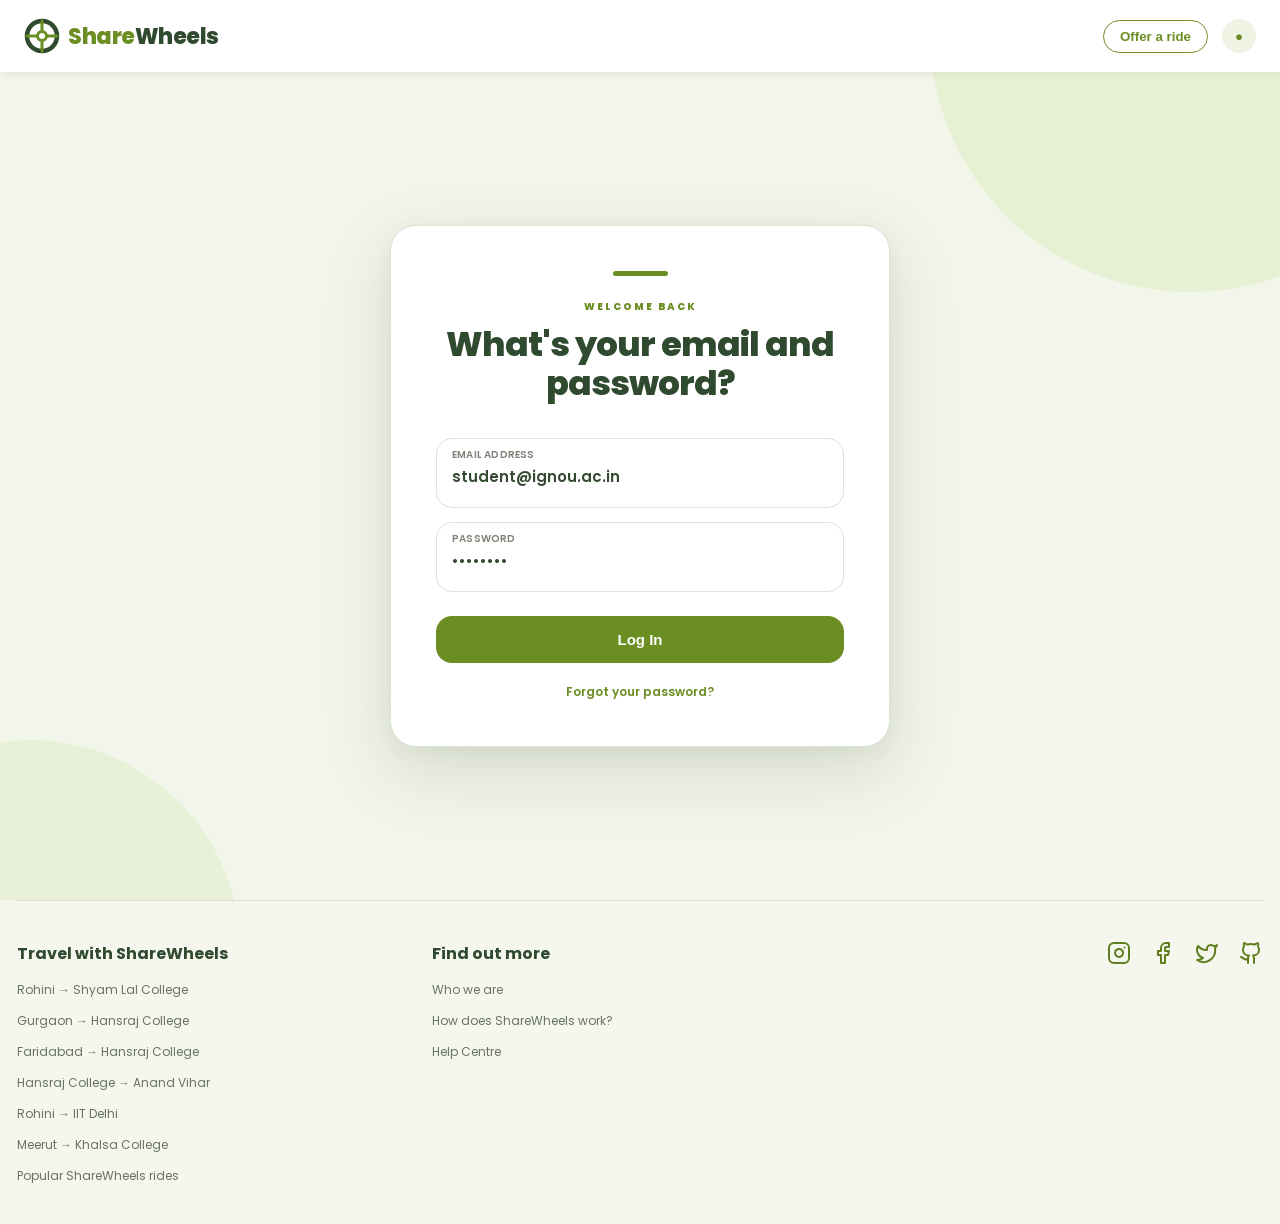
<file: login-email.html>
<!doctype html>
<html lang="en">
<head>
  <meta charset="UTF-8" />
  <meta name="viewport" content="width=device-width, initial-scale=1.0" />
  <title>Log In with Email - ShareWheels</title>
  <link href="https://fonts.googleapis.com/css2?family=Poppins:wght@400;500;600;700;800&display=swap" rel="stylesheet">
  <link rel="stylesheet" href="style.css" />
</head>
<body>
  <!-- EXACT GLOBAL HEADER -->
  <header class="site-header">
    <div class="nav">
      <a class="brand" href="index.html" aria-label="ShareWheels home">
        <svg xmlns="http://www.w3.org/2000/svg" width="36" height="36" viewBox="0 0 24 24" fill="none" stroke-linecap="round" stroke-linejoin="round" class="brand-svg">
          <circle cx="12" cy="12" r="10" stroke="#304A2F" stroke-width="3"/>
          <circle cx="12" cy="12" r="3" stroke="#6B8E23" stroke-width="2"/>
          <path d="M12 2v7" stroke="#6B8E23" stroke-width="2"/>
          <path d="M12 15v7" stroke="#6B8E23" stroke-width="2"/>
          <path d="M2 12h7" stroke="#6B8E23" stroke-width="2"/>
          <path d="M15 12h7" stroke="#6B8E23" stroke-width="2"/>
        </svg>
        <div class="brand-text">
          <span class="share-text" style="color: #6B8E23;">Share</span><span class="wheels-text" style="color: #304A2F;">Wheels</span>
        </div>
      </a>
      <div class="nav-actions">
        <!-- Offer a ride button -->
        <button class="offer-btn" onclick="window.location.href='publish.html'">Offer a ride</button>
        
        <!-- Profile Wrapper -->
        <div class="profile-menu-wrapper" style="position: relative;">
          <!-- Profile Button -->
          <button class="avatar" aria-label="Profile" onclick="document.getElementById('profileDropdown').style.display = (document.getElementById('profileDropdown').style.display === 'flex') ? 'none' : 'flex'; event.stopPropagation();">●</button>
          
          <!-- Dropdown Menu -->
          <div id="profileDropdown" style="display: none; position: absolute; top: 50px; right: 0; width: 160px; background: #ffffff; border-radius: 8px; box-shadow: 0 4px 15px rgba(0,0,0,0.15); flex-direction: column; z-index: 1000; border: 1px solid #D9DED2; overflow: hidden;">
            <a href="login.html" style="padding: 14px 20px; text-decoration: none; color: #304A2F; font-weight: 600; font-size: 14px; border-bottom: 1px solid #f0f0f0; display: flex; justify-content: space-between;" onmouseover="this.style.backgroundColor='#F5F7EE'" onmouseout="this.style.backgroundColor='transparent'">
              Log in <span style="color: #888;">›</span>
            </a>
            <a href="signup.html" style="padding: 14px 20px; text-decoration: none; color: #304A2F; font-weight: 600; font-size: 14px; display: flex; justify-content: space-between;" onmouseover="this.style.backgroundColor='#F5F7EE'" onmouseout="this.style.backgroundColor='transparent'">
              Sign up <span style="color: #888;">›</span>
            </a>
          </div>
        </div>
      </div>
    </div>
  </header>

  <!-- LOG IN WITH EMAIL CONTENT -->
  <main class="bbc-auth-main login-page">
    <div class="bbc-auth-container">
      <h1>What's your email and password?</h1>
      
      <form id="loginEmailForm" class="bbc-auth-list">
        
        <!-- Email Input -->
        <div class="bbc-auth-row" style="cursor: text; padding: 8px 15px; display: block; text-align: left;">
          <div class="bbc-input-text" style="width: 100%;">
            <label style="font-size: 10px; color: #7A8375; margin-bottom: 2px;">Email Address</label>
            <input type="email" id="loginEmail" class="search-input" placeholder="student@ignou.ac.in" required style="font-size: 15px; font-weight: 600; color: #304A2F;">
          </div>
        </div>

        <!-- Password Input -->
        <div class="bbc-auth-row" style="cursor: text; padding: 8px 15px; display: block; text-align: left;">
          <div class="bbc-input-text" style="width: 100%;">
            <label style="font-size: 10px; color: #7A8375; margin-bottom: 2px;">Password</label>
            <input type="password" id="loginPassword" class="search-input" placeholder="••••••••" required style="font-size: 15px; font-weight: 600; color: #304A2F;">
          </div>
        </div>

        <!-- Submit Button -->
        <button type="submit" class="primary" style="width: 100%; font-size: 15px; margin-top: 10px; padding: 15px; border-radius: 16px;">
          Log In
        </button>
      </form>
      
      <p class="bbc-auth-link" style="margin-top: 20px;">
        <a href="#" style="color: #6B8E23; font-weight: 600;">Forgot your password?</a>
      </p>
    </div>
  </main>

  <!-- EXACT GLOBAL FOOTER -->
 <footer>
  <div class="wrap footer-top">
  <div>
    <h3>Travel with ShareWheels</h3>
    <a>Rohini → Shyam Lal College</a>
    <a>Gurgaon → Hansraj College</a>
    <a>Faridabad → Hansraj College</a>
    <a>Hansraj College → Anand Vihar</a>
    <a>Rohini → IIT Delhi</a>
    <a>Meerut → Khalsa College</a>
    <a>Popular ShareWheels rides</a>
  </div>
  
  <div>
    <h3>Find out more</h3>
    <a>Who we are</a>
    <a>How does ShareWheels work?</a>
    <a>Help Centre</a>
  </div>
  
   <div class="socials">
  <!-- Instagram -->
  <a href="https://www.instagram.com/wheelsshare" target="_blank" rel="noopener noreferrer" style="color: inherit;">
    <span><svg xmlns="http://www.w3.org/2000/svg" width="24" height="24" viewBox="0 0 24 24" fill="none" stroke="currentColor" stroke-width="2" stroke-linecap="round" stroke-linejoin="round"><rect width="20" height="20" x="2" y="2" rx="5" ry="5"/><path d="M16 11.37A4 4 0 1 1 12.63 8 4 4 0 0 1 16 11.37z"/><line x1="17.5" x2="17.51" y1="6.5" y2="6.5"/></svg></span>
  </a>
  
  <!-- Facebook -->
  <a href="https://www.facebook.com/share/1YhYDXWpGz/" target="_blank" rel="noopener noreferrer" style="color: inherit;">
    <span><svg xmlns="http://www.w3.org/2000/svg" width="24" height="24" viewBox="0 0 24 24" fill="none" stroke="currentColor" stroke-width="2" stroke-linecap="round" stroke-linejoin="round"><path d="M18 2h-3a5 5 0 0 0-5 5v3H7v4h3v8h4v-8h3l1-4h-4V7a1 1 0 0 1 1-1h3z"/></svg></span>
  </a>
  
  <!-- X (Twitter) -->
  <a href="https://x.com/king910230" target="_blank" rel="noopener noreferrer" style="color: inherit;">
    <span><svg xmlns="http://www.w3.org/2000/svg" width="24" height="24" viewBox="0 0 24 24" fill="none" stroke="currentColor" stroke-width="2" stroke-linecap="round" stroke-linejoin="round"><path d="M22 4s-.7 2.1-2 3.4c1.6 10-9.4 17.3-18 11.6 2.2.1 4.4-.6 6-2C3 15.5.5 9.6 3 5c2.2 2.6 5.6 4.1 9 4-.9-4.2 4-6.6 7-3.8 1.1 0 3-1.2 3-1.2z"/></svg></span>
  </a>

  <!-- GitHub -->
  <a href="https://github.com/NoobAndBankrupt/ShareWheels" target="_blank" rel="noopener noreferrer" style="color: inherit;">
    <span><svg xmlns="http://www.w3.org/2000/svg" width="24" height="24" viewBox="0 0 24 24" fill="none" stroke="currentColor" stroke-width="2" stroke-linecap="round" stroke-linejoin="round"><path d="M15 22v-4a4.8 4.8 0 0 0-1-3.5c3 0 6-2 6-5.5.08-1.25-.27-2.48-1-3.5.28-1.15.28-2.35 0-3.5 0 0-1 0-3 1.5-2.64-.5-5.36-.5-8 0C6 2 5 2 5 2c-.3 1.15-.3 2.35 0 3.5A5.403 5.403 0 0 0 4 9c0 3.5 3 5.5 6 5.5-.39.49-.68 1.05-.85 1.65-.17.6-.22 1.23-.15 1.85v4"/><path d="M9 18c-4.51 2-5-2-7-2"/></svg></span>
  </a>
</div>
</div>  
  
  <script src="script.js"></script>
</body>
</html>
</file>
<file: style.css>
:root {
    --navy: #304A2F;
    --blue: #ccec8c;
    --pale: #F5F7EE;
    --text: #263B25;
    --muted: #687263;
    --border: #D9DED2;
}
* {
    box-sizing: border-box;
}
html {
    scroll-behavior: smooth;
}
body {
    margin: 0;
    font-family: Poppins, Arial, sans-serif;
    color: var(--text);
    --pale: #F5F7EE;
    background: var(--pale);
    font-size: 14px;
}
.wrap {
    width: min(100% - 34px, 1250px);
    margin: auto;
}
.site-header {
    position: relative;
    top: 0;
    z-index: 20;
    background: #fff;
    box-shadow: 0 2px 8px #00000010;
}
.nav {
    height: 72px;
    display: flex;
    align-items: center;
    justify-content: space-between;
    padding: 0 24px;
}
.brand {
    display: flex;
    align-items: center;
    gap: 7px;
    font-weight: 700;
    color: #304A2F;
    text-decoration: none;
    font-size: 19px;
}
.brand-mark {
    position: relative;
    width: 28px;
    height: 23px;
    display: inline-block;
}
.brand-mark:before,
.brand-mark:after,
.brand-mark i,
.brand-mark b {
    content: "";
    position: absolute;
    border-radius: 4px;
    background: #6B8E23;
}
.brand-mark:before {
    width: 11px;
    height: 18px;
    left: 0;
    top: 3px;
    transform: skew(-10deg);
}
.brand-mark:after {
    width: 11px;
    height: 13px;
    left: 9px;
    top: 8px;
}
.brand-mark i {
    width: 8px;
    height: 8px;
    left: 17px;
    top: 2px;
    border-radius: 50%;
}
.brand-mark b {
    width: 8px;
    height: 8px;
    left: 18px;
    top: 14px;
    border-radius: 50%;
}
.nav-actions {
    display: flex;
    align-items: center;
    gap: 14px;
}
.icon-btn {
    border: 0;
    background: transparent;
    font-size: 27px;
    color: #5F7F1E;
}
.offer-btn {
    border: 1.5px solid #6B8E23;
    color: #6B8E23;
    background: #fff;
    border-radius: 18px;
    padding: 8px 16px;
    font-weight: 600;
    cursor: pointer;
}
.mini-globe {
    font-size: 12px;
    color: #777;
}
.avatar {
    width: 34px;
    height: 34px;
    border-radius: 50%;
    border: 0;
    background: #EEF3E3;
    color: #6B8E23;
    cursor: pointer;
}
.sticky-search {
    display: none;
}
.hero {
    display: grid;
    grid-template-columns: 1fr 1fr;
    gap: 28px;
    align-items: center;
    background: var(--pale);
    padding-top: 32px;
    padding-bottom: 14px;
}
.hero-copy h1 {
    font-size: 54px;
    line-height: 1.05;
    margin: 0;
    font-weight: 800;
    letter-spacing: -2px;
}
.hero-image {
    width: 100%;
    height: 360px;
    object-fit: cover;
    border-radius: 14px;
}
.search-area {
    background: var(--pale);
    padding-bottom: 34px;
}
.desktop-search {
    display: grid;
    grid-template-columns: 1.2fr 1.2fr .85fr .9fr 120px;
    background: #fff;
    border: 2px solid #6B8E23;
    border-radius: 15px;
    overflow: hidden;
    box-shadow: 0 2px 4px #00000012;
}
.search-field {
    padding: 12px 16px;
    border-right: 1px solid #E1E5DB;
    display: flex;
    flex-direction: column;
    min-width: 0;
}
.search-field small {
    font-size: 11px;
    font-weight: 600;
}
.search-field span {
    font-size: 13px;
    color: #52604C;
    white-space: nowrap;
}
.search-btn {
    border: 0;
    background: #6B8E23;
    color: #fff;
    font-weight: 700;
    font-size: 14px;
    cursor: pointer;
}
.stay {
    display: flex;
    align-items: center;
    gap: 8px;
    margin-top: 13px;
    font-size: 12px;
    font-weight: 600;
}
.stay input {
    accent-color: #6B8E23;
}
.benefits {
    display: grid;
    grid-template-columns: repeat(3, 1fr);
    gap: 30px;
    padding: 30px 0 26px;
}
.benefit-icon {
    width: 40px;
    height: 40px;
    background: #F1F3EC;
    border-radius: 50%;
    display: grid;
    place-items: center;
    font-size: 22px;
    margin-bottom: 8px;
}
.benefits h3 {
    margin: 0 0 3px;
    font-size: 17px;
}
.benefits p {
    margin: 0;
    color: #687263;
    line-height: 1.35;
    font-size: 12px;
}
.routes {
    background: var(--navy);
    color: white;
    padding: 36px 0 38px;
}
.routes h2 {
    font-size: 21px;
    margin: 0 0 18px;
}
.route-grid {
    display: grid;
    grid-template-columns: repeat(3, 1fr);
    gap: 16px;
}
.route-grid button {
    border: 0;
    background: white;
    color: #344A31;
    text-align: left;
    padding: 22px 20px;
    border-radius: 14px;
    font-weight: 700;
    display: flex;
    justify-content: space-between;
    cursor: pointer;
}
.route-grid span {
    font-size: 24px;
    font-weight: 400;
}
.more-btn {
    display: block;
    margin: 13px 0 0 auto;
    border: 0;
    border-radius: 20px;
    background: white;
    color: #5F7F1E;
    padding: 10px 20px;
    font-weight: 600;
    cursor: pointer;
}
.two-col {
    display: grid;
    grid-template-columns: 1fr 1fr;
    gap: 48px;
    align-items: center;
}
.feature {
    padding-top: 46px;
    padding-bottom: 46px;
}
.feature img {
    width: 100%;
    border-radius: 14px;
    display: block;
}
.feature h2,
.share h2,
.help > h2 {
    font-size: 31px;
    line-height: 1.1;
    margin: 0 0 18px;
    letter-spacing: -0.7px;
}
.feature p,
.testimonial blockquote {
    font-size: 13px;
    line-height: 1.45;
    color: #5D6658;
    margin: 0 0 20px;
}
.primary {
    border: 0;
    background: #6B8E23;
    color: white;
    padding: 12px 23px;
    border-radius: 24px;
    font-weight: 700;
    cursor: pointer;
}
.share {
    background: var(--navy);
    color: white;
    text-align: center;
    border-radius: 17px;
    padding: 36px 20px;
    margin-top: 8px;
    margin-bottom: 46px;
}
.share h2 {
    margin-bottom: 12px;
}
.share p {
    font-size: 12px;
    line-height: 1.4;
    margin: 0 0 20px;
}
.pill {
    border: 0;
    border-radius: 22px;
    background: #fff;
    color: #6B8E23;
    font-weight: 700;
    padding: 12px 22px;
    cursor: pointer;
}
.testimonial {
    padding-top: 4px;
}
.testimonial blockquote {
    padding: 0;
    margin: 0 0 18px;
}
.testimonial strong {
    font-size: 13px;
}
.experience {
    padding-top: 22px;
}
.help {
    text-align: center;
    padding: 18px 0 44px;
}
.help > h2 {
    margin-bottom: 32px;
}
.help-grid {
    display: grid;
    grid-template-columns: 1fr 1fr;
    gap: 26px 46px;
    text-align: left;
}
.help article {
    position: relative;
    padding-right: 6px;
}
.help h3 {
    font-size: 16px;
    line-height: 1.15;
    margin: 0 0 10px;
}
.help p {
    color: #697265;
    font-size: 12px;
    line-height: 1.45;
    margin: 0 0 3px;
}
.help a {
    display: block;
    text-align: right;
    color: #5F7F1E;
    font-size: 11px;
    font-weight: 600;
}
.help-btn {
    margin-top: 28px;
}
.app-banner {
    background: #7FAE2A;
    color: #fff;
    padding: 32px 0 0;
    overflow: hidden;
}
.app-inner {
    display: flex;
    justify-content: space-between;
    align-items: flex-end;
}
.app-banner h2 {
    font-size: 23px;
    line-height: 1.15;
    margin: 0 0 10px;
}
.app-banner p {
    font-size: 12px;
    margin: 0 0 18px;
}
.store-buttons {
    display: flex;
    gap: 18px;
}
.store-buttons span {
    background: #050505;
    border-radius: 5px;
    padding: 10px 18px;
    font-size: 13px;
    font-weight: 600;
    cursor: pointer;
}
.phone {
    width: 175px;
    height: 205px;
    background: #F5F7EE;
    border: 9px solid #4F6B2B;
    border-bottom: 0;
    border-radius: 30px 30px 0 0;
    display: grid;
    place-items: center;
}
.qr {
    background: white;
    color: #111;
    padding: 20px;
    font-size: 45px;
}
.footer-top {
    background: transparent !important; /* Forces the box color to disappear */
    display: grid;
    grid-template-columns: 1fr 1fr 1fr;
    padding-top: 40px;
    padding-bottom: 26px;
    border-top: 1px solid #D9DED2; /* Adds a clean separator line instead of a box */
}
.footer-top h3 {
    font-size: 16px;
    margin: 0 0 15px;
    color: var(--navy);
}
.footer-top a {
    display: block;
    font-size: 12px;
    color: var(--muted);
    margin: 0 0 13px;
    cursor: pointer;
    text-decoration: none;
    transition: color 0.2s ease;
}
.footer-top a:hover {
    color: #6B8E23;
}
.footer-bottom {
    background: transparent !important; /* Forces the bottom white box to disappear */
    display: flex;
    justify-content: space-between;
    padding: 20px 0 30px;
    font-size: 11px;
    color: #899184;
    border-top: 1px solid #EAEAEA;
}
.socials {
    display: flex;
    justify-content: flex-end;
    gap: 20px;
    color: #5F7F1E;
    font-size: 24px;
}
.footer-bottom {
    background: #fff;
    display: flex;
    justify-content: space-between;
    padding: 16px 0;
    font-size: 10px;
    color: #687263;
}
.cookie {
    position: fixed;
    bottom: 0;
    left: 0;
    right: 0;
    background: #F0F2EC;
    z-index: 30;
    padding: 10px 20px;
    display: flex;
    justify-content: center;
    align-items: center;
    gap: 20px;
    font-size: 9px;
    color: #6B7467;
}
.cookie button {
    border: 0;
    background: #fff;
    border-radius: 20px;
    padding: 9px 17px;
    color: #5F7F1E;
    font-weight: 700;
    cursor: pointer;
}
.sticky-search {
    padding: 8px 17px;
}
.sticky-search .search-field {
    padding: 6px 10px;
}
.sticky-search .search-btn {
    padding: 0 14px;
    border-radius: 0 12px 12px 0;
}

@media (max-width: 760px) {
    body {
        font-size: 13px;
    }
    .nav {
        height: 62px;
        padding: 0 17px;
    }
    .brand {
        font-size: 16px;
    }
    .nav-actions {
        gap: 8px;
    }
    .icon-btn {
        font-size: 22px;
    }
    .offer-btn {
        padding: 6px 10px;
        font-size: 10px;
    }
    .avatar {
        width: 28px;
        height: 28px;
    }
    .hero {
        grid-template-columns: 1fr 1fr;
        gap: 14px;
        padding-top: 16px;
    }
    .hero-copy h1 {
        font-size: 35px;
        letter-spacing: -1.3px;
    }
    .hero-image {
        height: 248px;
    }
    .desktop-search {
        grid-template-columns: 1.15fr 1.15fr .8fr .9fr 90px;
        border-radius: 12px;
    }
    .search-field {
        padding: 9px 10px;
    }
    .search-field small {
        font-size: 9px;
    }
    .search-field span {
        font-size: 10px;
    }
    .search-btn {
        font-size: 11px;
    }
    .benefits {
        gap: 15px;
        padding: 22px 0;
    }
    .benefit-icon {
        width: 35px;
        height: 35px;
    }
    .benefits h3 {
        font-size: 13px;
    }
    .benefits p {
        font-size: 9px;
    }
    .routes {
        padding: 27px 0;
    }
    .route-grid {
        gap: 10px;
    }
    .route-grid button {
        padding: 17px 14px;
        font-size: 10px;
    }
    .routes h2 {
        font-size: 17px;
    }
    .two-col {
        gap: 30px;
    }
    .feature h2,
    .share h2,
    .help > h2 {
        font-size: 24px;
    }
    .feature p,
    .testimonial blockquote {
        font-size: 10px;
    }
    .help-grid {
        gap: 22px 30px;
    }
    .help h3 {
        font-size: 13px;
    }
    .help p {
        font-size: 9px;
    }
    .app-banner h2 {
        font-size: 18px;
    }
    .app-banner p {
        font-size: 9px;
    }
    .phone {
        width: 145px;
        height: 180px;
    }
    .footer-top {
        grid-template-columns: 1fr 1fr;
    }
    .socials {
        grid-column: 1 / -1;
        justify-content: flex-start;
        margin-top: 10px;
    }
    .cookie {
        font-size: 8px;
        padding: 8px;
    }
    .cookie button {
        padding: 8px 12px;
    }
    .sticky-search {
        display: none;
    }
}
@media (max-width: 520px) {
    .hero {
        grid-template-columns: 1fr;
    }
    .hero-image {
        height: 210px;
    }
    .desktop-search {
        grid-template-columns: 1fr 1fr;
    }
    .desktop-search .search-field:nth-child(3),
    .desktop-search .search-field:nth-child(4) {
        display: none;
    }
    .desktop-search .search-btn {
        min-height: 55px;
    }
    .benefits {
        grid-template-columns: 1fr 1fr 1fr;
    }
    .benefits > div:last-child {
        display: none;
    }
    .route-grid {
        grid-template-columns: 1fr;
    }
    .route-grid button:nth-child(n + 2) {
        display: none;
    }
    .two-col {
        grid-template-columns: 1fr;
    }
    .testimonial img {
        order: -1;
    }
    .feature {
        padding: 30px 0;
    }
    .help-grid {
        grid-template-columns: 1fr;
    }
    .app-inner {
        align-items: flex-end;
    }
    .phone {
        width: 120px;
        height: 150px;
    }
    .store-buttons {
        gap: 6px;
    }
    .store-buttons span {
        padding: 8px;
        font-size: 9px;
    }
}
/* --- Added Styles for Inputs and Counters --- */
.search-input, 
.passenger-count-input {
    border: none;
    outline: none;
    background: transparent;
    font-family: inherit;
    font-size: 13px;
    color: #52604C;
    width: 100%;
    padding: 0;
}
.passenger-controls {
    display: flex;
    align-items: center;
    gap: 8px;
    margin-top: 2px;
}
.passenger-count-input {
    width: 75px;
    text-align: center;
    pointer-events: none;
}
.qty-btn {
    background: #F1F3EC;
    border: none;
    border-radius: 50%;
    width: 20px;
    height: 20px;
    font-weight: bold;
    cursor: pointer;
    display: flex;
    align-items: center;
    justify-content: center;
    color: #333;
    transition: background 0.2s;
}
/* --- Brand Layout --- */
.brand {
    display: flex;
    align-items: center;
    gap: 8px;
    text-decoration: none;
}
/* Optional: Makes the wheel spin when you hover over it */
.brand-svg {
    transition: transform 0.5s ease-in-out;
}
.brand:hover .brand-svg {
    transform: rotate(90deg);
}
/* --- Brand Text Styling --- */
.brand-text {
    font-size: 22px;
    font-weight: 800;
    letter-spacing: -0.5px;
    display: flex;
}
.share-text {
    color: #6B8E23; /* Light Leaf Green */
}
.wheels-text {
    color: #304A2F; /* Dark Green */
}
/* Header Adjustments for these pages */
.offer-btn-outline {
    border: 2px solid #6B8E23;
    color: #6B8E23;
    background: transparent;
    border-radius: 20px;
    padding: 8px 16px;
    font-weight: 600;
    cursor: pointer;
}
.avatar-icon {
    width: 36px;
    height: 36px;
    border-radius: 50%;
    background: #EEF3E3;
    border: none;
    display: flex;
    justify-content: center;
    align-items: center;
    cursor: pointer;
}
/* Dropdown */
.profile-dropdown {
    position: absolute;
    top: 50px;
    right: 0;
    width: 200px;
    background: #ffffff;
    border-radius: 12px;
    box-shadow: 0 4px 12px rgba(0, 0, 0, 0.1);
    display: none; 
    flex-direction: column;
    z-index: 100;
}
.profile-dropdown.show { display: flex; }
.dropdown-link {
    padding: 16px 20px;
    text-decoration: none;
    font-size: 16px;
    font-weight: 600;
    color: var(--navy);
    display: flex;
    justify-content: space-between;
}
.dropdown-link:hover { background: #F5F7EE; }
/* Publish Page - Hero & Card */
.bbc-body { background: #F2F5F8; } 
.bbc-hero-section {
    position: relative;
    min-height: calc(100vh - 72px);
    padding: 72px 20px 90px;
    display: flex;
    flex-direction: column;
    align-items: center;
    overflow: hidden;
    background:
        radial-gradient(circle at 15% 15%, rgba(127, 174, 42, 0.12), transparent 30%),
        radial-gradient(circle at 85% 70%, rgba(107, 142, 35, 0.08), transparent 30%),
        #F5F7EE !important;
}
/* Decorative background */
.bbc-hero-section::before {
    content: "";
    position: absolute;
    width: 420px;
    height: 420px;
    border-radius: 50%;
    background: rgba(204, 236, 140, 0.16);
    top: -180px;
    right: -140px;
    pointer-events: none;
}
.bbc-hero-section::after {
    content: "";
    position: absolute;
    width: 280px;
    height: 280px;
    border-radius: 50%;
    background: rgba(107, 142, 35, 0.06);
    bottom: -130px;
    left: -100px;
    pointer-events: none;
}
.bbc-main-title {
    position: relative;
    z-index: 1;
    max-width: 760px;
    margin: 0 0 42px;
    text-align: center;
    color: #304A2F;
    font-size: clamp(32px, 4vw, 48px);
    line-height: 1.08;
    font-weight: 800;
    letter-spacing: -1.5px;
}
.bbc-main-title::before {
    content: "SHARE THE JOURNEY";
    display: block;
    margin-bottom: 15px;
    color: #6B8E23;
    font-size: 11px;
    font-weight: 800;
    letter-spacing: 2px;
}
.bbc-publish-card {
    position: relative;
    z-index: 2;
    width: min(100%, 480px);
    background: rgba(255, 255, 255, 0.96);
    border: 1px solid rgba(217, 222, 210, 0.9);
    border-radius: 24px;
    overflow: hidden;
    box-shadow:
        0 24px 60px rgba(48, 74, 47, 0.10),
        0 4px 14px rgba(48, 74, 47, 0.05);
    backdrop-filter: blur(12px);
}
.bbc-input-group {
    position: relative;
    padding: 20px 24px;
    min-height: 82px;
    border-bottom: 1px solid #EEF1EA;
    display: flex;
    justify-content: space-between;
    align-items: center;
    transition: background 0.2s ease;
}
.bbc-input-group:hover {
    background: #FCFDF9;
}
.border-bottom-0 { border-bottom: none; }
.bbc-input-text {
    display: flex;
    flex-direction: column;
    flex-grow: 1;
}
.bbc-input-text label {
    margin-bottom: 7px;
    color: #7A8375;
    font-size: 11px;
    font-weight: 600;
    letter-spacing: 0.2px;
    text-transform: uppercase;
}
.bbc-input-text input {
    width: 100%;
    padding: 0;
    border: none;
    outline: none;
    background: transparent;
    color: #263B25;
    font-family: inherit;
    font-size: 16px;
    font-weight: 600;
}
.bbc-input-text input::placeholder {
    color: #344A31;
    opacity: 1;
}
.bbc-input-text:focus-within label {
    color: #6B8E23;
}
.bbc-input-text:focus-within input {
    color: #304A2F;
}
.bbc-input-group:first-child {
    padding-right: 20px;
}
.bbc-swap-icon {
    width: 38px;
    height: 38px;
    flex-shrink: 0;
    margin-left: 12px;
    display: grid;
    place-items: center;
    border: 1px solid #DCE4D4;
    border-radius: 50%;
    background: #F5F7EE;
    color: #6B8E23;
    font-size: 18px;
    font-weight: 700;
    cursor: pointer;
    transition:
        transform 0.25s ease,
        background 0.25s ease;
}
.bbc-swap-icon:hover {
    background: #EAF1DC;
    transform: rotate(180deg);
}
.stopover-group {
    min-height: auto;
    padding-top: 17px;
    padding-bottom: 17px;
}
.bbc-add-link {
    width: fit-content;
    margin-top: 8px;
    padding: 0;
    border: none;
    background: transparent;
    color: #6B8E23;
    font-family: inherit;
    font-size: 12px;
    font-weight: 700;
    cursor: pointer;
    transition: color 0.2s ease;
}
.bbc-add-link:hover {
    color: #304A2F;
}
.stopover-input {
    width: 100%;
    margin-top: 8px;
    padding: 8px 0 !important;
    border: none !important;
    border-bottom: 1px dashed #CCD4C7 !important;
    border-radius: 0;
    font-size: 14px !important;
}
.passenger-readonly {
    width: 150px;
    color: #263B25 !important;
    font-size: 15px !important;
    font-weight: 600 !important;
}
.bbc-stepper {
    display: flex;
    align-items: center;
    gap: 8px;
}
.bbc-stepper button {
    width: 36px;
    height: 36px;
    padding: 0;
    border: 1px solid #DDE4D8;
    border-radius: 50%;
    background: #fff;
    color: #6B8E23;
    font-family: inherit;
    font-size: 19px;
    font-weight: 600;
    cursor: pointer;
    transition:
        background 0.2s ease,
        border-color 0.2s ease,
        transform 0.15s ease;
}
.bbc-stepper button:hover {
    border-color: #6B8E23;
    background: #F5F7EE;
}
.bbc-stepper button:active {
    transform: scale(0.92);
}
.bbc-save-banner {
    margin: 20px 24px;
    padding: 20px;
    border: 1px solid #DDE8CA;
    border-radius: 16px;
    background: linear-gradient(
        135deg,
        #F5F9EA,
        #EDF5D9
    );
}
.bbc-save-banner h2 {
    margin: 0;
    color: #304A2F;
    font-size: 19px;
    line-height: 1.35;
    font-weight: 700;
}
.green-text {
    color: #6B8E23;
    font-weight: 800;
}
.bbc-publish-btn {
    width: calc(100% - 48px);
    margin: 0 24px 24px;
    padding: 16px 22px;
    border: none;
    border-radius: 14px;
    background: #6B8E23;
    color: #fff;
    font-family: inherit;
    font-size: 14px;
    font-weight: 700;
    letter-spacing: 0.1px;
    cursor: pointer;
    box-shadow: 0 8px 18px rgba(107, 142, 35, 0.22);
    transition:
        transform 0.2s ease,
        background 0.2s ease,
        box-shadow 0.2s ease;
}
.bbc-publish-btn:hover {
    background: #5A781D;
    box-shadow: 0 10px 24px rgba(107, 142, 35, 0.28);
    transform: translateY(-2px);
}
.bbc-publish-btn:active {
    transform: translateY(0);
}
@media (max-width: 760px) {
    .bbc-hero-section {
        min-height: calc(100vh - 62px);
        padding: 45px 16px 65px;
    }
    .bbc-main-title {
        max-width: 480px;
        margin-bottom: 30px;
        font-size: 30px;
        letter-spacing: -0.8px;
    }
    .bbc-main-title::before {
        margin-bottom: 12px;
        font-size: 9px;
        letter-spacing: 1.7px;
    }
    .bbc-publish-card {
        width: 100%;
        max-width: 450px;
        border-radius: 20px;
    }
    .bbc-input-group {
        min-height: 75px;
        padding: 17px 19px;
    }
    .bbc-input-text input {
        font-size: 15px;
    }
    .bbc-save-banner {
        margin: 17px 19px;
        padding: 17px;
    }
    .bbc-save-banner h2 {
        font-size: 17px;
    }
    .bbc-publish-btn {
        width: calc(100% - 38px);
        margin: 0 19px 19px;
        padding: 15px;
    }
}
@media (max-width: 420px) {
    .bbc-hero-section {
        padding: 35px 12px 50px;
    }
    .bbc-main-title {
        font-size: 27px;
        line-height: 1.12;
    }
    .bbc-publish-card {
        border-radius: 18px;
    }
    .bbc-input-group {
        padding: 16px;
    }
    .bbc-input-text label {
        font-size: 10px;
    }
    .bbc-input-text input {
        font-size: 14px;
    }
    .bbc-swap-icon {
        width: 34px;
        height: 34px;
        font-size: 16px;
    }
    .bbc-stepper button {
        width: 32px;
        height: 32px;
        font-size: 17px;
    }
    .bbc-save-banner {
        margin: 15px 16px;
    }
    .bbc-publish-btn {
        width: calc(100% - 32px);
        margin: 0 16px 16px;
    }
}
/* MODERN STOPOVER STYLING */
#landmarkList {
    display: flex;
    flex-direction: column;
    gap: 8px;
}
.stopover-row {
    width: 100%;
}
.stopover-input-wrapper {
    display: flex;
    align-items: center;
    gap: 8px;
    border-bottom: 1px dashed #CCD4C7;
}
.stopover-input-wrapper .stopover-input {
    flex: 1;
    border: none !important;
    border-bottom: none !important;
    outline: none;
    padding: 7px 0 !important;
    margin: 0;
    font-family: inherit;
    font-size: 14px;
    color: #304A2F;
    background: transparent;
}
.remove-stopover {
    width: 25px;
    height: 25px;
    flex-shrink: 0;
    border: none;
    border-radius: 50%;
    background: #F1F3EC;
    color: #687263;
    font-size: 17px;
    line-height: 1;
    cursor: pointer;
    transition: all 0.2s ease;
}
.remove-stopover:hover {
    background: #FBEAEA;
    color: #B94A48;
}
/*  PUBLISH SUCCESS POPUP */
.publish-success-overlay {
    position: fixed;
    inset: 0;
    z-index: 9999;
    display: flex;
    align-items: center;
    justify-content: center;
    padding: 20px;
    background: rgba(38, 59, 37, 0.45);
    backdrop-filter: blur(6px);
    animation: successFadeIn 0.25s ease;
}
.publish-success-card {
    position: relative;
    width: min(100%, 440px);
    padding: 38px 32px 32px;
    text-align: center;
    background: #ffffff;
    border: 1px solid #E1E7DC;
    border-radius: 24px;
    box-shadow:
        0 25px 70px rgba(0, 0, 0, 0.18),
        0 5px 20px rgba(48, 74, 47, 0.08);
    animation: successCardIn 0.3s ease;
}
.success-close {
    position: absolute;
    top: 15px;
    right: 15px;
    width: 32px;
    height: 32px;
    border: none;
    border-radius: 50%;
    background: #F4F6F1;
    color: #687263;
    font-size: 22px;
    line-height: 1;
    cursor: pointer;
    transition: all 0.2s ease;
}
.success-close:hover {
    background: #E8EDDF;
    color: #304A2F;
}
.success-icon {
    width: 64px;
    height: 64px;
    margin: 0 auto 20px;
    display: grid;
    place-items: center;
    border-radius: 50%;
    background: #EAF2D9;
    color: #6B8E23;
    font-size: 34px;
    font-weight: 800;
}
.publish-success-card h2 {
    margin: 0 0 12px;
    color: #304A2F;
    font-size: 25px;
    font-weight: 800;
}
.success-route {
    display: flex;
    align-items: center;
    justify-content: center;
    flex-wrap: wrap;
    gap: 9px;
    margin: 0 0 18px;
    color: #6B8E23;
    font-size: 13px;
    font-weight: 700;
}
.success-route span {
    color: #A0AA98;
    font-size: 17px;
}
.success-text {
    max-width: 350px;
    margin: 0 auto 25px;
    color: #687263;
    font-size: 13px;
    line-height: 1.6;
}
.success-done-btn {
    width: 100%;
    padding: 14px 20px;
    border: none;
    border-radius: 13px;
    background: #6B8E23;
    color: #fff;
    font-family: inherit;
    font-size: 14px;
    font-weight: 700;
    cursor: pointer;
    box-shadow: 0 7px 18px rgba(107, 142, 35, 0.22);
    transition: all 0.2s ease;
}
.success-done-btn:hover {
    background: #5A781D;
    transform: translateY(-1px);
}
@keyframes successFadeIn {
    from { opacity: 0; }
    to { opacity: 1; }
}
@keyframes successCardIn {
    from {
        opacity: 0;
        transform: translateY(15px) scale(0.97);
    }
    to {
        opacity: 1;
        transform: translateY(0) scale(1);
    }
}
@media (max-width: 520px) {
    .publish-success-card {
        padding: 34px 22px 24px;
        border-radius: 20px;
    }
    .success-icon {
        width: 56px;
        height: 56px;
        font-size: 29px;
    }
    .publish-success-card h2 {
        font-size: 22px;
    }
    .success-text {
        font-size: 12px;
    }
}
/* Just in case you are using this in your HTML header */
.bbc-minimal-header { padding: 24px 40px; }
/* SHAREWHEELS - MODERN LOGIN / SIGNUP PAGES*/
.bbc-auth-main {
    min-height: calc(100vh - 72px);
    width: 100%;
    display: flex;
    justify-content: center;
    align-items: center;
    padding: 70px 20px;
    position: relative;
    overflow: hidden;
    background: #F2F5E9 !important;
}
/* Decorative background circles */
.bbc-auth-main::before {
    content: "";
    position: absolute;
    width: 520px;
    height: 520px;
    border-radius: 50%;
    background: #E3EFC9;
    top: -300px;
    right: -170px;
    opacity: 0.65;
}
.bbc-auth-main::after {
    content: "";
    position: absolute;
    width: 420px;
    height: 420px;
    border-radius: 50%;
    background: #DCEAC0;
    bottom: -260px;
    left: -180px;
    opacity: 0.45;
}
/* MAIN CARD */
.bbc-auth-container {
    position: relative;
    z-index: 5;
    width: 100%;
    max-width: 500px;
    padding: 45px;
    background: #ffffff;
    border: 1px solid #DCE4D5;
    border-radius: 26px;
    box-shadow:
        0 25px 70px rgba(48, 74, 47, 0.14),
        0 5px 20px rgba(48, 74, 47, 0.06);
    text-align: center;
    animation: sharewheelsAuthIn 0.5s ease;
}
/* Green top decoration */
.bbc-auth-container::before {
    content: "";
    display: block;
    width: 55px;
    height: 5px;
    margin: 0 auto 25px;
    border-radius: 20px;
    background: #6B8E23;
}
/* HEADING */
.bbc-auth-container h1 {
    margin: 0 0 35px;
    color: #304A2F;
    font-family: Poppins, Arial, sans-serif;
    font-size: 34px;
    line-height: 1.15;
    font-weight: 800;
    letter-spacing: -1px;
}
/* OPTIONS */
.bbc-auth-list {
    width: 100%;
    display: flex;
    flex-direction: column;
    gap: 14px;
}
/* OPTION BUTTON */
.bbc-auth-row {
    width: 100%;
    min-height: 70px;
    padding: 12px 15px;
    display: flex;
    align-items: center;
    justify-content: space-between;
    border: 1px solid #DCE4D5;
    border-radius: 16px;
    background: #ffffff;
    color: #304A2F;
    font-family: Poppins, Arial, sans-serif;
    font-size: 14px;
    font-weight: 700;
    cursor: pointer;
    transition:
        transform 0.2s ease,
        box-shadow 0.2s ease,
        border-color 0.2s ease,
        background 0.2s ease;
}
.bbc-auth-row:hover {
    transform: translateY(-3px);
    border-color: #AFC487;
    background: #F9FBF5;
    box-shadow: 0 12px 25px rgba(48, 74, 47, 0.10);
}
/* ICON AREA */
.bbc-auth-row span:first-child {
    display: flex;
    align-items: center;
    gap: 14px;
    text-align: left;
}
/* Email icon */
.bbc-auth-row:first-child span:first-child::before {
    content: "✉";
    width: 40px;
    height: 40px;
    display: grid;
    place-items: center;
    flex-shrink: 0;
    border-radius: 12px;
    background: #EEF4E2;
    color: #6B8E23;
    font-size: 17px;
}
/* Facebook icon */
.bbc-auth-row:nth-child(2) span:first-child::before {
    content: "f";
    width: 40px;
    height: 40px;
    display: grid;
    place-items: center;
    flex-shrink: 0;
    border-radius: 12px;
    background: #EEF4E2;
    color: #6B8E23;
    font-family: Arial, sans-serif;
    font-size: 20px;
    font-weight: bold;
}
/* ARROW */
.chevron {
    width: 36px;
    height: 36px;
    display: grid;
    place-items: center;
    border-radius: 50%;
    background: #F1F5E9;
    color: #6B8E23;
    font-size: 22px;
    transition:
        transform 0.2s ease,
        background 0.2s ease;
}
.bbc-auth-row:hover .chevron {
    transform: translateX(4px);
    background: #E4EDD4;
}
/* LOGIN / SIGNUP LINK */
.bbc-auth-link {
    margin: 27px 0 0;
    color: #788174;
    font-size: 12px;
    font-weight: 500;
}
.bbc-auth-link a {
    color: #6B8E23;
    font-weight: 800;
    text-decoration: none;
}
.bbc-auth-link a:hover {
    color: #304A2F;
    text-decoration: underline;
}
/* TERMS */
.bbc-terms {
    margin: 20px auto 0;
    max-width: 400px;
    color: #899184;
    font-size: 10px;
    line-height: 1.6;
}
/* CARD ANIMATION */
@keyframes sharewheelsAuthIn {
    from {
        opacity: 0;
        transform: translateY(25px) scale(0.97);
    }
    to {
        opacity: 1;
        transform: translateY(0) scale(1);
    }
}
/* LOGIN VS SIGNUP DIFFERENCE */
.login-page .bbc-auth-container h1::before {
    content: "WELCOME BACK";
    display: block;
    margin-bottom: 12px;
    color: #6B8E23;
    font-size: 10px;
    font-weight: 800;
    letter-spacing: 2px;
}
.signup-page .bbc-auth-container h1::before {
    content: "JOIN SHAREWHEELS";
    display: block;
    margin-bottom: 12px;
    color: #6B8E23;
    font-size: 10px;
    font-weight: 800;
    letter-spacing: 2px;
}
/* Signup has a slightly warmer card accent */
.signup-page .bbc-auth-container {
    box-shadow:
        0 30px 80px rgba(48,74,47,0.12),
        0 8px 25px rgba(107,142,35,0.07);
}
/* Login stays slightly more minimal */
.login-page .bbc-auth-container {
    max-width: 500px;
}
/* MOBILE AUTH */
@media (max-width: 760px) {
    .bbc-auth-main {
        min-height: calc(100vh - 62px);
        padding: 40px 15px;
    }
    .bbc-auth-container {
        max-width: 100%;
        padding: 32px 20px;
        border-radius: 22px;
    }
    .bbc-auth-container h1 {
        font-size: 27px;
        margin-bottom: 28px;
    }
    .bbc-auth-row {
        min-height: 64px;
        font-size: 13px;
    }
    .bbc-auth-row:first-child span:first-child::before,
    .bbc-auth-row:nth-child(2) span:first-child::before {
        width: 36px;
        height: 36px;
    }
}
@media (max-width: 420px) {
    .bbc-auth-main {
        padding: 25px 12px;
    }
    .bbc-auth-container {
        padding: 28px 15px;
    }
    .bbc-auth-container h1 {
        font-size: 24px;
    }
    .bbc-auth-row {
        min-height: 60px;
        font-size: 12px;
    }
    .chevron {
        width: 32px;
        height: 32px;
    }}
/* --- Mobile Search Bar Fix (Stacked Layout) --- */
@media (max-width: 768px) {
  /* Turn the desktop horizontal row into a vertical stack */
  .desktop-search {
    grid-template-columns: 1fr !important;
    border-radius: 16px;
  }
/* Remove right borders and add bottom dividers between fields */
  .search-field {
    border-right: none !important;
    border-bottom: 1px solid #E1E5DB;
    padding: 14px 18px;
  }
/* Ensure time and passenger fields are explicitly visible on mobile */
  .desktop-search .search-field {
    display: flex !important;
  }
/* Make the search button span full width nicely at the bottom */
  .search-btn {
    width: 100%;
    padding: 16px;
    border-radius: 0 0 14px 14px;
    font-size: 15px;
  }
}
</file>
